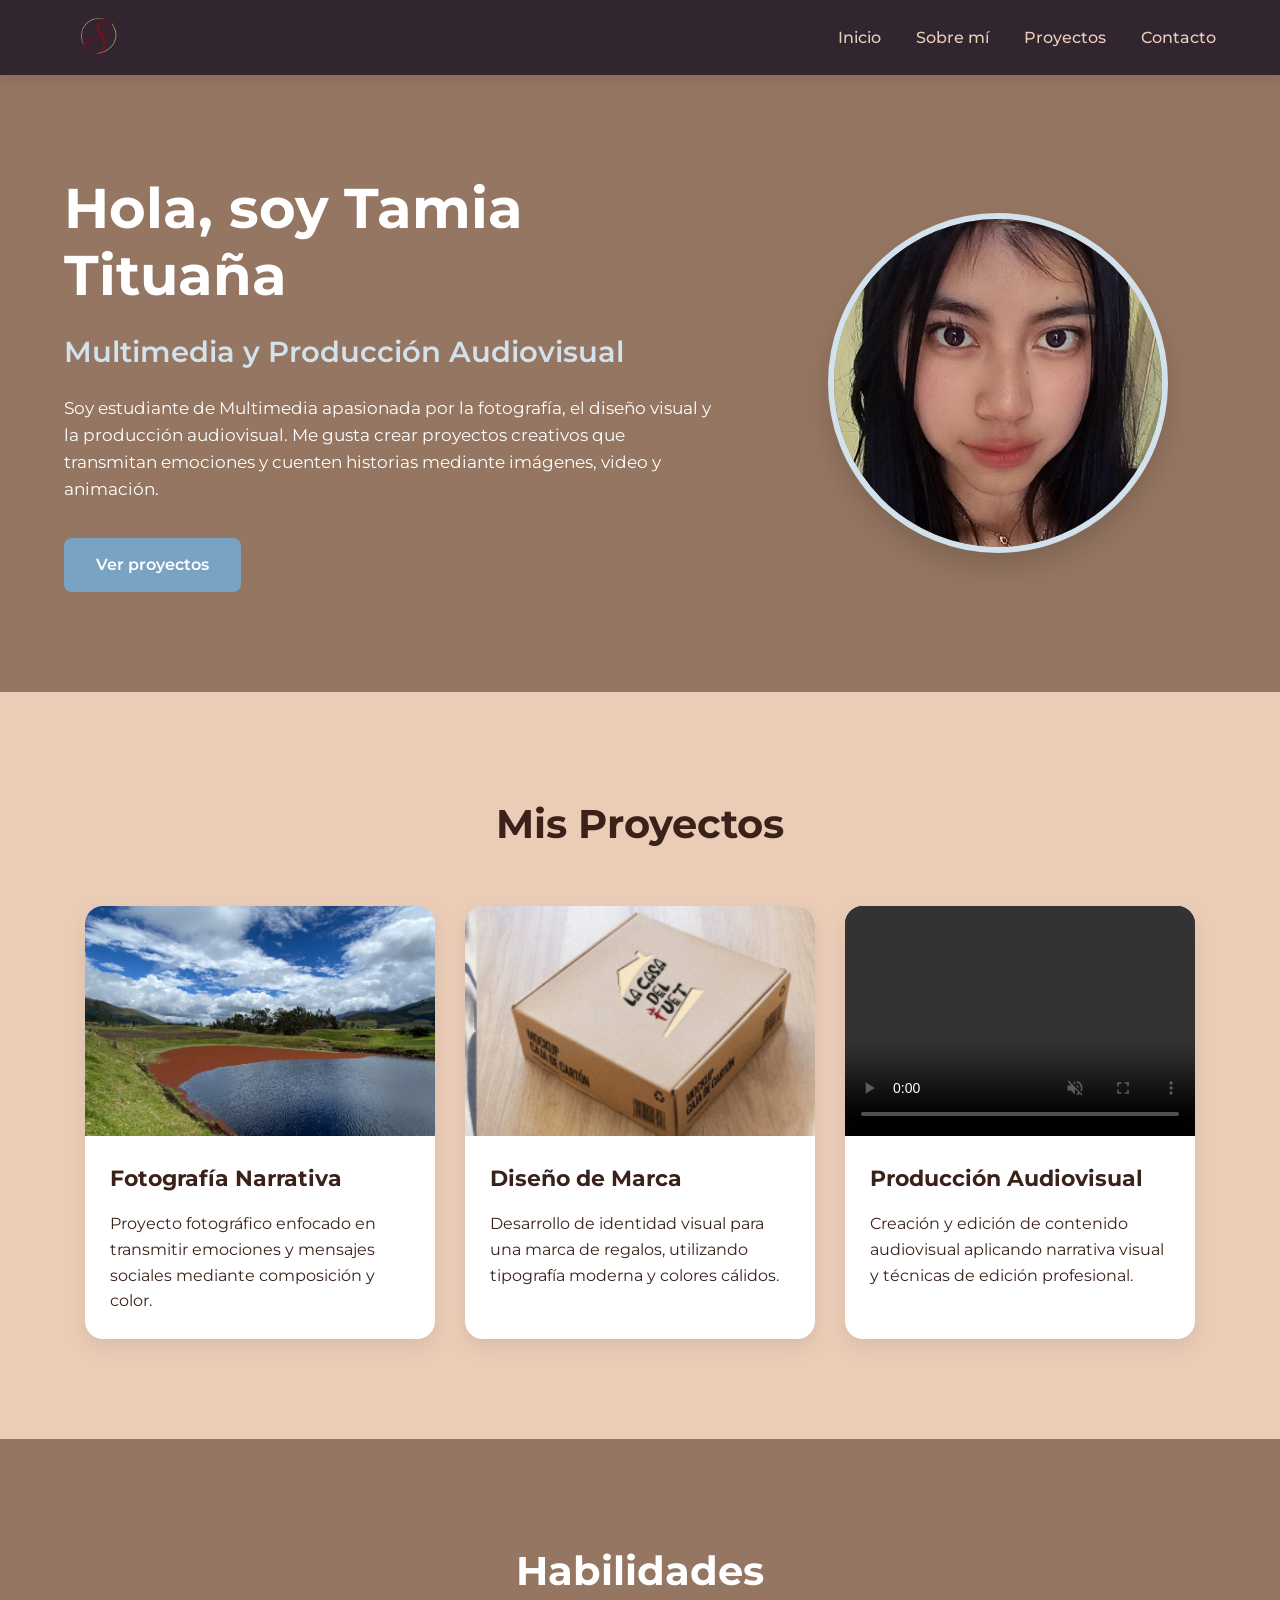
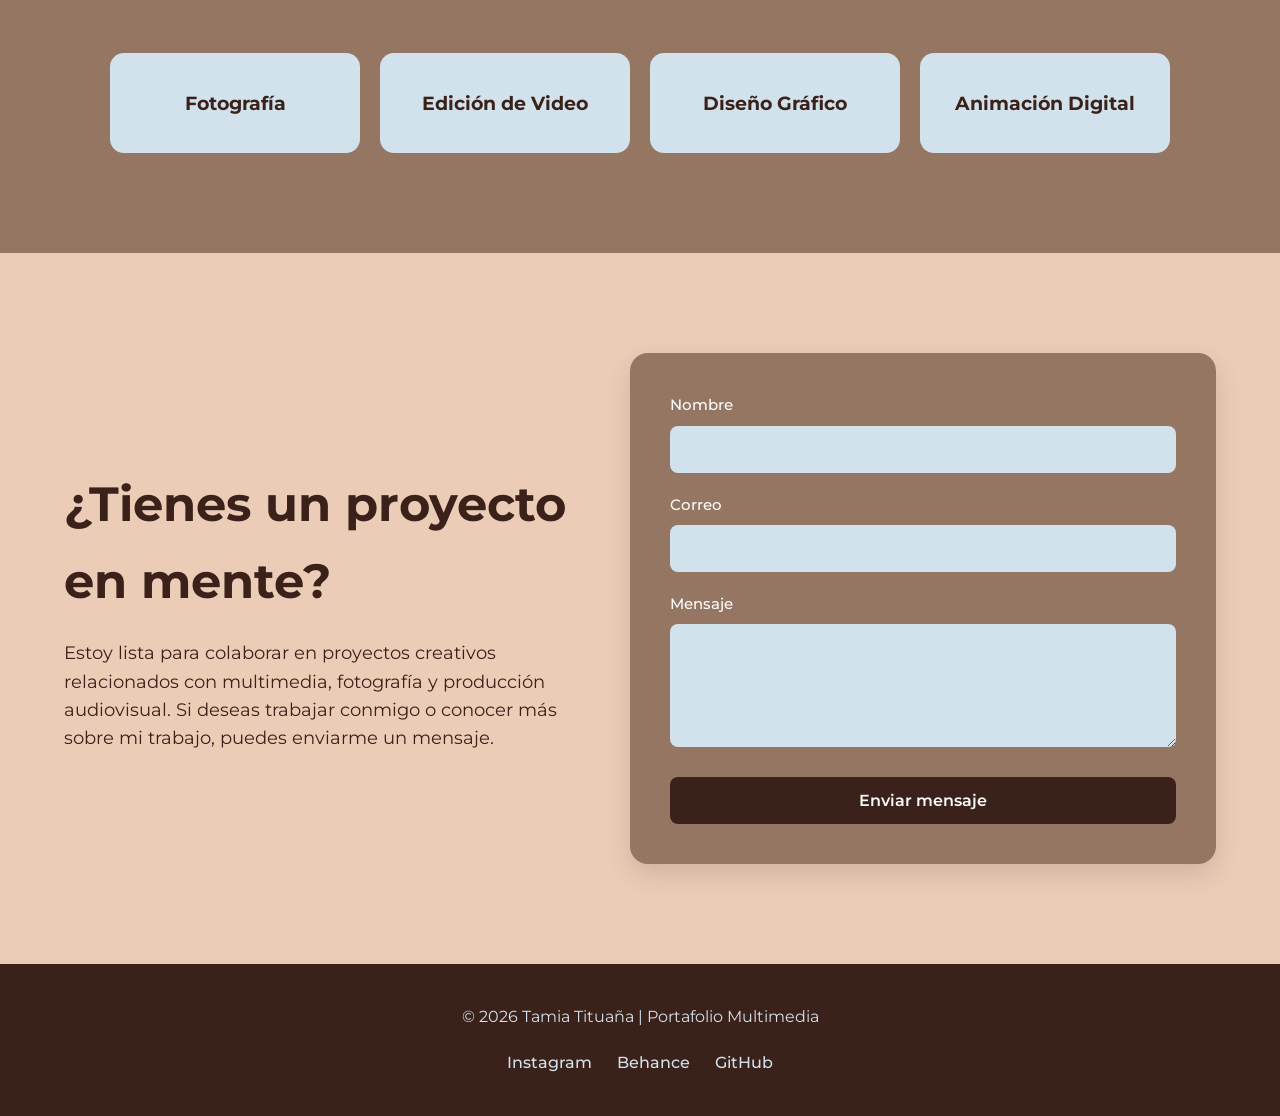
<file: tamia/index.html>
<!DOCTYPE html>
<html lang="es">
<head>
    <meta charset="UTF-8">
    <meta name="viewport" content="width=device-width, initial-scale=1.0">
    <title>Portafolio Personal - Tamia Tituaña</title>

    <link rel="preconnect" href="https://fonts.googleapis.com">
    <link rel="preconnect" href="https://fonts.gstatic.com" crossorigin>
    <link href="https://fonts.googleapis.com/css2?family=Montserrat:wght@300;400;500;600;700&display=swap" rel="stylesheet">

    <link rel="stylesheet" href="css/style.css">
</head>
<body>

    <header>
        <div class="container header-container">

            <div class="logo">
                <a href="#inicio">
                    <img src="img/logo.png" alt="Smile Logo">
                </a>
            </div>

            <nav>
                <ul class="nav-links">
                    <li><a href="#inicio">Inicio</a></li>
                    <li><a href="#sobre-mi">Sobre mí</a></li>
                    <li><a href="#proyectos">Proyectos</a></li>
                    <li><a href="#contacto">Contacto</a></li>
                </ul>
            </nav>

        </div>
    </header>

    <main>

        <section class="hero" id="inicio">
            <div class="container hero-content">

                <div class="hero-text">
                    <h1>Hola, soy Tamia Tituaña</h1>
                    <h2>Multimedia y Producción Audiovisual</h2>
                    <p>
                        Soy estudiante de Multimedia apasionada por la fotografía,
                        el diseño visual y la producción audiovisual. Me gusta crear
                        proyectos creativos que transmitan emociones y cuenten historias
                        mediante imágenes, video y animación.
                    </p>
                    <a href="#proyectos" class="btn">Ver proyectos</a>
                </div>

                <div class="hero-image">
                    <img src="img/perfil.jpeg" alt="Foto de perfil de Tamia Tituaña">
                </div>

            </div>
        </section>

        <section class="projects" id="proyectos">
            <div class="container">

                <div class="section-title">
                    <h2>Mis Proyectos</h2>
                </div>

                <div class="projects-grid">

                    <article class="project-card">
                        <img src="img/foto.jpeg" alt="Proyecto Fotografía Narrativa">
                        <div class="project-content">
                            <h3>Fotografía Narrativa</h3>
                            <p>
                                Proyecto fotográfico enfocado en transmitir emociones
                                y mensajes sociales mediante composición y color.
                            </p>
                        </div>
                    </article>

                    <article class="project-card">
                        <img src="img/fut.png" alt="Proyecto Diseño de Marca">
                        <div class="project-content">
                            <h3>Diseño de Marca</h3>
                            <p>
                                Desarrollo de identidad visual para una marca de regalos,
                                utilizando tipografía moderna y colores cálidos.
                            </p>
                        </div>
                    </article>
<article class="project-card">
    
    <video controls muted autoplay loop playsinline class="project-video">
        <source src="img/video.mp4" type="video/mp4">
        Tu navegador no soporta la reproducción de este video. Revise la ruta del archivo.
    </video>

    <div class="project-content">
        <h3>Producción Audiovisual</h3>
        <p>
            Creación y edición de contenido audiovisual aplicando
            narrativa visual y técnicas de edición profesional.
        </p>
    </div>
</article>

                </div>

            </div>
        </section>

        <section class="skills" id="sobre-mi">
            <div class="container">

                <div class="section-title">
                    <h2>Habilidades</h2>
                </div>

                <div class="skills-grid">
                    <div class="skill-card">
                        <h3>Fotografía</h3>
                    </div>
                    <div class="skill-card">
                        <h3>Edición de Video</h3>
                    </div>
                    <div class="skill-card">
                        <h3>Diseño Gráfico</h3>
                    </div>
                    <div class="skill-card">
                        <h3>Animación Digital</h3>
                    </div>
                </div>

            </div>
        </section>

        <section id="contacto" class="contact">
            <div class="container contact-container">
                
                <div class="contact-text">
                    <h2>¿Tienes un proyecto en mente?</h2>
                    <p>
                        Estoy lista para colaborar en proyectos creativos relacionados
                        con multimedia, fotografía y producción audiovisual.
                        Si deseas trabajar conmigo o conocer más sobre mi trabajo,
                        puedes enviarme un mensaje.
                    </p>
                </div>

                <div class="contact-form">
                    <form action="https://formspree.io/f/xojbgrpn" method="POST">
                        <div class="form-group">
                            <label for="name">Nombre</label>
                            <input type="text" id="name" name="name" required>
                        </div>
                        <div class="form-group">
                            <label for="email">Correo</label>
                            <input type="email" id="email" name="email" required>
                        </div>
                        <div class="form-group">
                            <label for="message">Mensaje</label>
                            <textarea id="message" name="message" rows="5" required></textarea>
                        </div>
                        <button type="submit" class="btn-submit">Enviar mensaje</button>
                    </form>
                </div>

            </div>
        </section>
    </main>

   <!-- Pie de página con tus redes sociales profesionales -->
    <footer>
        <div class="container footer-content">
            <p>© 2026 Tamia Tituaña | Portafolio Multimedia</p>
            
            <!-- Enlaces directos a tus redes personales -->
            <div class="social-links">
                <a href="https://www.instagram.com/_tamii._.7?igsh=NnQ3a2lkMWl3NjB6" target="_blank" rel="noopener noreferrer">Instagram</a>
                <a href="https://www.behance.net/tamiatituaa" target="_blank" rel="noopener noreferrer">Behance</a>
                <a href="https://github.com/tamia99titu-boop" target="_blank" rel="noopener noreferrer">GitHub</a>
            </div>
        </div>
    </footer>
</body>
</html>
</file>
<file: tamia/css/style.css>
/* ==========================================================================
   1. Estilos Generales y Base
   ========================================================================== */
* {
    margin: 0;
    padding: 0;
    box-sizing: border-box;
}

body {
    font-family: 'Montserrat', sans-serif;
    color: #3A2119;
    line-height: 1.6;
}

/* Clase reutilizable para centrar y limitar el ancho del contenido */
.container {
    width: 90%;
    max-width: 1200px;
    margin: 0 auto;
}

/* Estilo reutilizable para títulos de sección */
.section-title {
    text-align: center;
    margin-bottom: 50px;
}

.section-title h2 {
    font-size: 2.5rem;
    font-weight: 700;
}

/* ==========================================================================
   2. Encabezado / Barra de Navegación (Superior Izquierda/Derecha)
   ========================================================================== */
header {
    background-color: #312530; /* Fondo oscuro refinado de tu paleta */
    padding: 15px 0;
    position: sticky;
    top: 0;
    z-index: 100;
    box-shadow: 0 4px 12px rgba(0, 0, 0, 0.1);
}

.header-container {
    display: flex;
    justify-content: space-between;
    align-items: center;
}

/* Contenedor del Logo - Extremo Izquierdo */
.logo a {
    display: flex;
    align-items: center;
}

.logo img {
    height: 45px; /* Altura estilizada para no romper la barra */
    width: auto;  /* Mantiene la proporción original de la marca sin deformarla */
    object-fit: contain;
    transition: transform 0.3s ease;
}

.logo img:hover {
    transform: scale(1.05);
}

/* Menú de Navegación - Extremo Derecho */
.nav-links {
    display: flex;
    list-style: none;
    gap: 35px; /* Espaciado elegante entre opciones */
}

.nav-links a {
    text-decoration: none;
    color: #EBCDB7; /* Color beige claro para una lectura suave */
    font-size: 1rem;
    font-weight: 500;
    transition: color 0.3s ease;
}

.nav-links a:hover {
    color: #FFFFFF; /* Cambia a blanco puro al pasar el cursor */
}

/* ==========================================================================
   3. Sección Principal (Hero) - Foto y Presentación Balanceada
   ========================================================================== */
.hero {
    background-color: #957662; /* Color café de fondo */
    padding: 100px 0;
    display: flex;
    align-items: center;
}

.hero-content {
    display: flex;
    align-items: center; /* Alinea los centros horizontales de texto y foto */
    justify-content: space-between;
    gap: 60px;
    flex-wrap: wrap;
}

.hero-text {
    flex: 1.2; /* Le da un poco más de peso visual al bloque de texto */
    min-width: 300px;
}

.hero-text h1 {
    font-size: 3.5rem;
    line-height: 1.2;
    margin-bottom: 20px;
    color: #FFFFFF;
}

.hero-text h2 {
    font-size: 1.8rem;
    margin-bottom: 20px;
    color: #D2E2EC;
    font-weight: 600;
}

.hero-text p {
    margin-bottom: 35px;
    color: #FFFFFF;
    font-size: 1.05rem;
}

/* Botón reutilizable para llamadas a la acción */
.btn {
    display: inline-block;
    background-color: #79A3C3;
    color: #FFFFFF;
    padding: 14px 32px;
    text-decoration: none;
    border-radius: 8px;
    transition: 0.3s;
    border: none;
    cursor: pointer;
    font-weight: 600;
}

.btn:hover {
    transform: translateY(-3px);
    opacity: 0.9;
}

/* Contenedor e Imagen de perfil circular */
.hero-image {
    flex: 0.8;
    display: flex;
    justify-content: center;
    align-items: center;
    min-width: 300px;
}

.hero-image img {
    width: 340px;  /* Tamaño calibrado para no competir con el texto */
    height: 340px; /* Relación 1:1 exacta para el círculo perfecto */
    border-radius: 50%;
    object-fit: cover; /* Evita que tus facciones se estiren o deformen */
    border: 6px solid #D2E2EC; /* Borde azul suave corporativo */
    box-shadow: 0 15px 30px rgba(0, 0, 0, 0.15);
    transition: transform 0.4s ease;
}

.hero-image img:hover {
    transform: scale(1.03) rotate(1deg);
}

/* ==========================================================================
   4. Sección de Proyectos (Tarjetas de Fotos y Video)
   ========================================================================== */
.projects {
    background-color: #EBCDB7;
    padding: 100px 0;
}

.projects-grid {
    display: flex;
    gap: 30px;
    flex-wrap: wrap;
    justify-content: center;
}

.project-card {
    background-color: #FFFFFF;
    border-radius: 18px;
    overflow: hidden;
    width: 350px;
    box-shadow: 0 8px 20px rgba(0, 0, 0, 0.08);
    transition: 0.3s;
}

.project-card:hover {
    transform: translateY(-10px);
}

/* Ajuste proporcional de imágenes de proyectos */
.project-card img {
    width: 100%;
    height: 230px;
    object-fit: cover;
    display: block;
}

/* Estilos especiales para que el video encaje perfectamente en la tarjeta */
.project-video {
    width: 100%;
    height: 230px;         /* Mantiene la misma altura que las tarjetas de fotos */
    object-fit: contain;   /* ¡La clave! Cambiamos 'cover' por 'contain' para mostrar todo el video sin recortes */
    background-color: #312530; /* Fondo oscuro estético para rellenar si quedan franjas a los lados */
    display: block;
}

/* Soporte alternativo por si usas un iframe incrustado de YouTube */
.video-container {
    position: relative;
    width: 100%;
    height: 230px;
}

.video-container iframe {
    width: 100%;
    height: 100%;
    border: none;
}

.project-content {
    padding: 25px;
}

.project-content h3 {
    margin-bottom: 15px;
    font-size: 1.4rem;
    color: #3A2119;
}

/* ==========================================================================
   5. Sección de Habilidades (Skills)
   ========================================================================== */
.skills {
    background-color: #957662;
    padding: 100px 0;
}

.skills .section-title h2 {
    color: #FFFFFF;
}

.skills-grid {
    display: flex;
    gap: 20px;
    justify-content: center;
    flex-wrap: wrap;
}

.skill-card {
    background-color: #D2E2EC;
    padding: 35px 25px;
    border-radius: 14px;
    width: 250px;
    text-align: center;
    transition: 0.3s;
}

.skill-card h3 {
    color: #3A2119;
    font-size: 1.2rem;
}

.skill-card:hover {
    transform: scale(1.05);
}

/* ==========================================================================
   6. Sección de Contacto (Estructura en 2 Columnas y Tarjeta)
   ========================================================================== */
.contact {
    background-color: #EBCDB7; /* Fondo beige general de la sección */
    padding: 100px 0;
}

.contact-container {
    display: flex;
    gap: 60px;
    align-items: center;
    flex-wrap: wrap;
}

/* Columna de Texto Motivacional (Izquierda) */
.contact-text {
    flex: 1;
    min-width: 300px;
}

.contact-text h2 {
    font-size: 3rem;
    margin-bottom: 20px;
    color: #3A2119;
    font-weight: 700;
}

.contact-text p {
    color: #3A2119;
    font-size: 1.1rem;
}

/* Columna del Formulario - Contenedor Tarjeta Flotante (Derecha) */
.contact-form {
    flex: 1;
    min-width: 320px;
    background-color: #957662; /* Color café oscuro para la caja contenedora */
    padding: 40px;
    border-radius: 18px;
    box-shadow: 0 10px 25px rgba(58, 33, 25, 0.15);
}

.contact-form form {
    display: flex;
    flex-direction: column;
    gap: 20px;
}

.form-group {
    display: flex;
    flex-direction: column;
    gap: 8px;
}

.contact-form label {
    color: #FFFFFF;
    font-weight: 500;
    font-size: 0.95rem;
}

/* Inputs y Textarea estilizados con tu tono azul suave */
.contact-form input,
.contact-form textarea {
    padding: 14px;
    border: none;
    border-radius: 8px;
    font-family: 'Montserrat', sans-serif;
    font-size: 1rem;
    background-color: #D2E2EC; /* Azul claro para excelente contraste interno */
    color: #3A2119;
    outline: none;
    transition: 0.3s;
    width: 100%;
}

/* Animación cuando el usuario hace clic para escribir */
.contact-form input:focus,
.contact-form textarea:focus {
    background-color: #FFFFFF;
    box-shadow: 0 0 0 3px #79A3C3;
}

/* Botón de Enviar Mensaje */
.btn-submit {
    background-color: #3A2119; /* Tono oscuro para jerarquía */
    color: #FFFFFF;
    padding: 14px;
    border: none;
    border-radius: 8px;
    font-family: 'Montserrat', sans-serif;
    font-size: 1rem;
    font-weight: 600;
    cursor: pointer;
    transition: 0.3s;
    margin-top: 10px;
}

.btn-submit:hover {
    background-color: #79A3C3; /* Cambio suave al azul de acento */
    transform: translateY(-2px);
}

/* ==========================================================================
   7. Pie de Página (Footer)
   ========================================================================== */
footer {
    background-color: #3A2119;
    padding: 40px 0;
    text-align: center;
}

.footer-content {
    display: flex;
    flex-direction: column;
    gap: 20px;
}

.footer-content p {
    color: #D2E2EC;
}

.social-links {
    display: flex;
    justify-content: center;
    gap: 25px;
}

.social-links a {
    text-decoration: none;
    color: #D2E2EC;
    transition: 0.3s;
    font-weight: 500;
}

.social-links a:hover {
    color: #79A3C3;
}

/* ==========================================================================
   8. Adaptación Responsive (Pantallas Medianas y Teléfonos Móviles)
   ========================================================================== */
@media (max-width: 900px) {
    .hero-content,
    .contact-container {
        flex-direction: column;
        text-align: center;
    }

    .hero-text h1 {
        font-size: 2.5rem;
    }

    .contact-text h2 {
        font-size: 2.2rem;
    }

    .hero-image img {
        width: 280px;
        height: 280px;
    }

    .nav-links {
        gap: 20px;
    }
}

@media (max-width: 600px) {
    .header-container {
        flex-direction: column;
        gap: 20px;
    }

    .nav-links {
        flex-wrap: wrap;
        justify-content: center;
        gap: 15px;
    }

    .hero, 
    .projects, 
    .skills, 
    .contact {
        padding: 60px 0;
    }

    .hero-text h1 {
        font-size: 2rem;
    }

    .section-title h2 {
        font-size: 2rem;
    }
}
</file>
